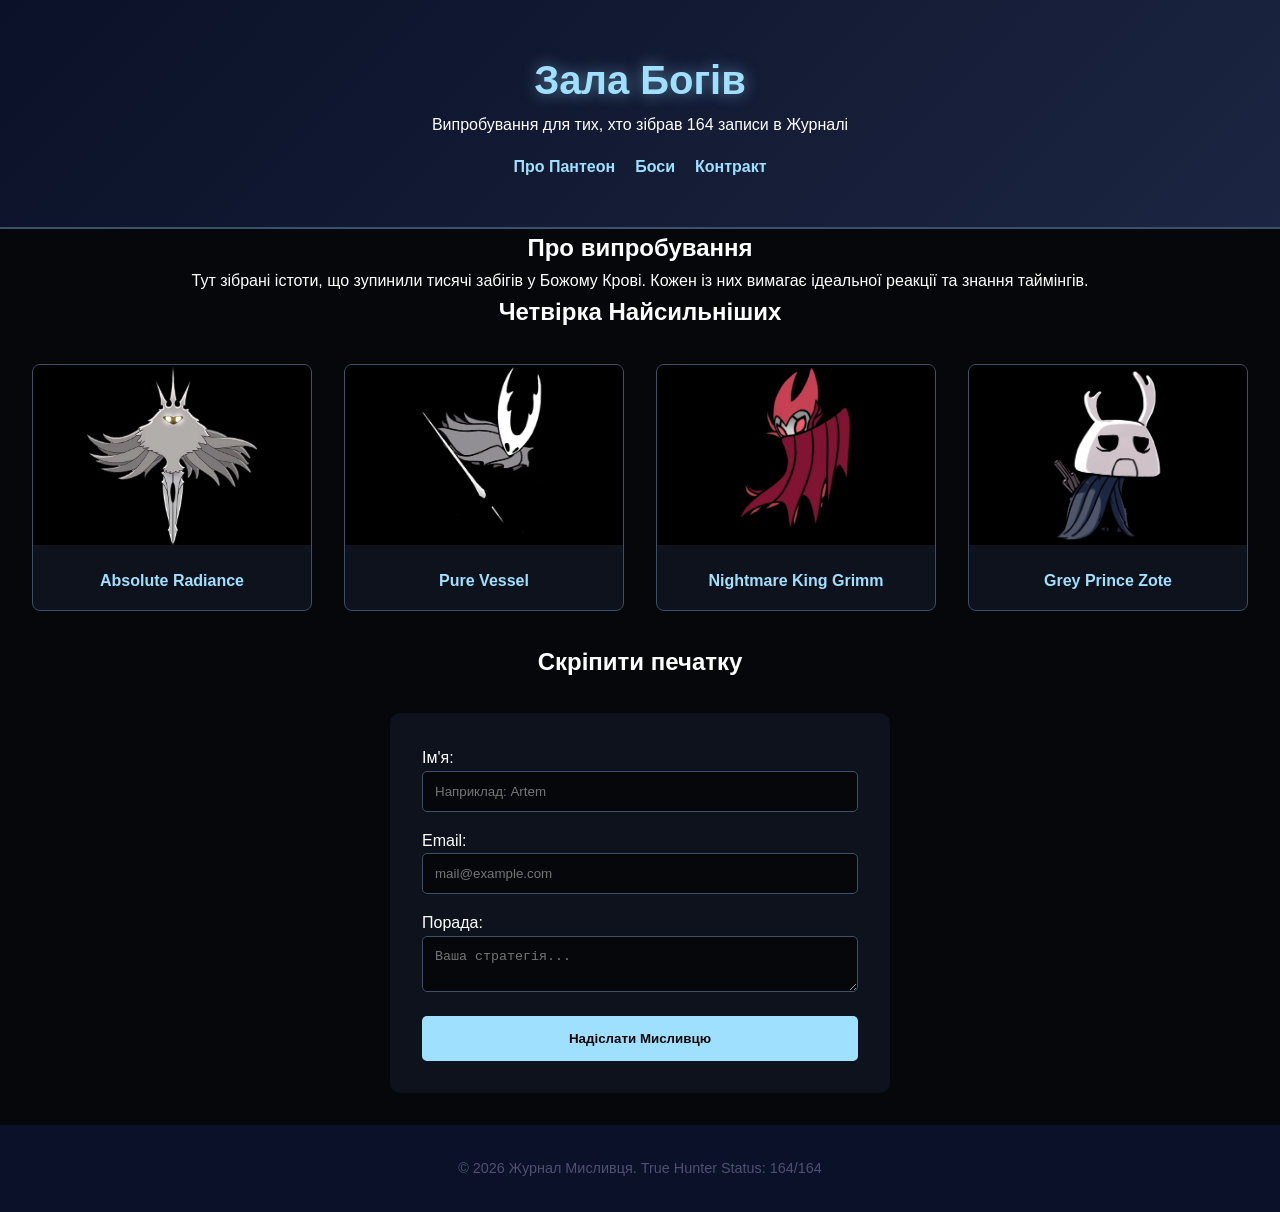
<file: Index.html>
<!DOCTYPE html>
<html lang="uk">
<head>
    <meta charset="UTF-8">
    <meta name="viewport" content="width=device-width, initial-scale=1.0">
    
    <title>Зала Богів — Найскладніші боси Hollow Knight</title>
    <meta name="description" content="Гайд по найскладнішим босам Hollow Knight: Absolute Radiance, Pure Vessel та інші. Стратегії перемоги для справжніх мисливців.">
    <meta name="keywords" content="Hollow Knight боси, Зала Богів, Absolute Radiance гайд, Hollow Knight українською">
    <meta name="author" content="Artem Hunter">

    <meta property="og:title" content="Зала Богів — Топ найскладніших босів">
    <meta property="og:description" content="Чи зможеш ти здолати Absolute Radiance? Перевір свій статус мисливця.">
    <meta property="og:type" content="website">
    <meta property="og:image" content="Hk_radiance.webp"> 
    <link rel="stylesheet" href="styles.css">
    <!-- Google tag (gtag.js) -->
<script async src="https://www.googletagmanager.com/gtag/js?id=G-CHZD44BL29"></script>
<script>
  window.dataLayer = window.dataLayer || [];
  function gtag(){dataLayer.push(arguments);}
  gtag('js', new Date());

  gtag('config', 'G-CHZD44BL29');
</script>
</head>
<body>

    <header class="header">
        <h1 class="header__title">Зала Богів</h1>
        <p class="header__subtitle">Випробування для тих, хто зібрав 164 записи в Журналі</p>
        <nav class="nav">
            <ul class="nav__list">
                <li><a href="#about" class="nav__link">Про Пантеон</a></li>
                <li><a href="#gallery" class="nav__link">Боси</a></li>
                <li><a href="#contact" class="nav__link">Контракт</a></li>
            </ul>
        </nav>
    </header>
    
    <main class="main">
        <article id="about" class="section">
            <h2 class="section__title">Про випробування</h2>
            <p class="section__text">Тут зібрані істоти, що зупинили тисячі забігів у Божому Крові. Кожен із них вимагає ідеальної реакції та знання таймінгів.</p>
        </article>
        
        <section id="gallery" class="section">
            <h2 class="section__title">Четвірка Найсильніших</h2>
            <div class="grid">
                <figure class="boss-card">
                    <img src="Hk_radiance.webp" alt="Бос Absolute Radiance у Залі Богів" loading="lazy">
                    <figcaption>Absolute Radiance</figcaption>
                </figure>
                <figure class="boss-card">
                    <img src="B_Pure_Vessel.webp" alt="Бос Pure Vessel, чиста форма Лицаря" loading="lazy">
                    <figcaption>Pure Vessel</figcaption>
                </figure>
                <figure class="boss-card">
                    <img src="Nightmare_king.webp" alt="Nightmare King Grimm у вогняному стилі" loading="lazy">
                    <figcaption>Nightmare King Grimm</figcaption>
                </figure>
                <figure class="boss-card">
                    <img src="3F3F3F3F3F.webp" alt="Grey Prince Zote - могутній лицар" loading="lazy">
                    <figcaption>Grey Prince Zote</figcaption>
                </figure>
            </div>
        </section>
        
        <section id="contact" class="section">
            <h2 class="section__title">Скріпити печатку</h2>
            <form action="#" method="post" class="form">
                <label for="name">Ім'я:</label>
                <input type="text" id="name" name="name" placeholder="Наприклад: Artem" required>
                
                <label for="email">Email:</label>
                <input type="email" id="email" name="email" placeholder="mail@example.com" required>
                
                <label for="message">Порада:</label>
                <textarea id="message" name="message" placeholder="Ваша стратегія..." required></textarea>
                
                <button type="submit" class="btn">Надіслати Мисливцю</button>
            </form>
        </section>
    </main>
    
    <footer class="footer">
        <p>© 2026 Журнал Мисливця. True Hunter Status: 164/164</p>
    </footer>

</body>
</html>
</file>
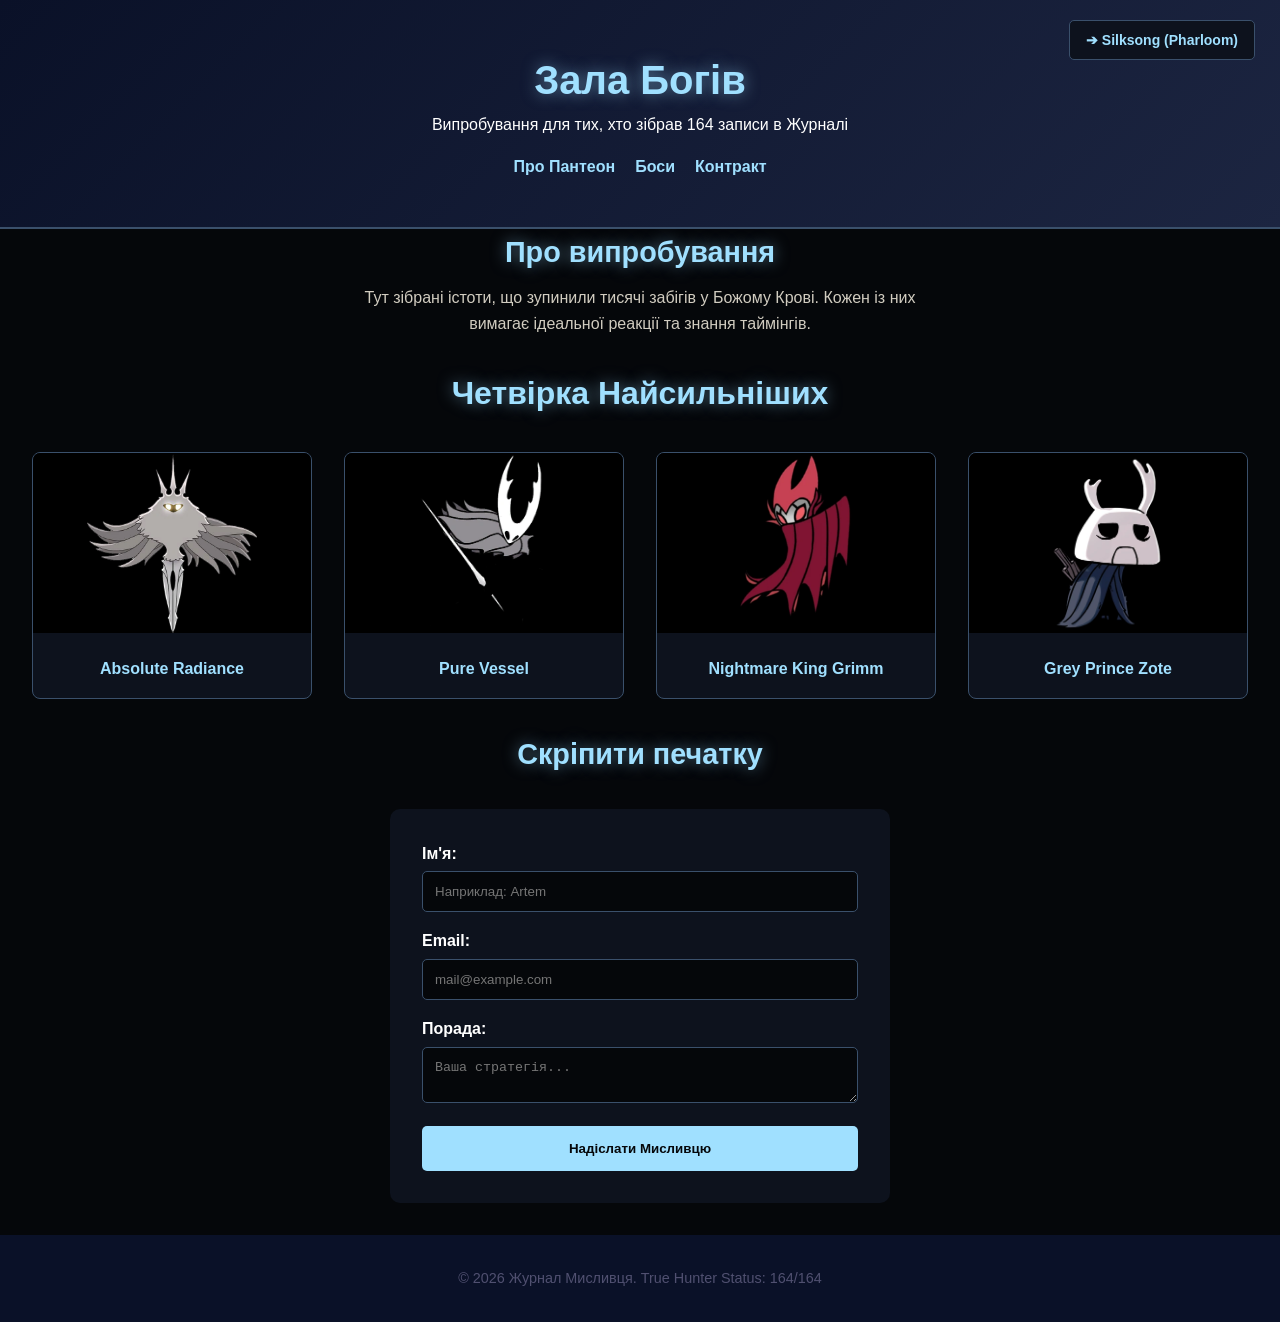
<file: index.html>
<!DOCTYPE html>
<html lang="uk">
<head>
    <meta charset="UTF-8">
    <meta name="viewport" content="width=device-width, initial-scale=1.0">
    
    <title>Зала Богів — Найскладніші боси Hollow Knight</title>
    <meta name="description" content="Гайд по найскладнішим босам Hollow Knight: Absolute Radiance, Pure Vessel та інші. Стратегії перемоги для справжніх мисливців.">
    <meta name="keywords" content="Hollow Knight боси, Зала Богів, Absolute Radiance гайд, Hollow Knight українською">
    <meta name="author" content="Artem Hunter">

    <meta property="og:title" content="Зала Богів — Топ найскладніших босів">
    <meta property="og:description" content="Чи зможеш ти здолати Absolute Radiance? Перевір свій статус мисливця.">
    <meta property="og:type" content="website">
    <meta property="og:image" content="Hk_radiance.webp"> 
    
    <link rel="stylesheet" href="hk.css">

    <script async src="https://www.googletagmanager.com/gtag/js?id=G-CHZD44BL29"></script>
    <script>
      window.dataLayer = window.dataLayer || [];
      function gtag(){dataLayer.push(arguments);}
      gtag('js', new Date());

      gtag('config', 'G-CHZD44BL29');
    </script>
</head>
<body>

    <header class="header">
        <div class="header-bridge">
            <a href="https://arteha228.github.io/HKS/" class="bridge-btn" target="_blank">
    ➔ Silksong (Pharloom)
</a>
        </div>

        <h1 class="header__title">Зала Богів</h1>
        <p class="header__subtitle">Випробування для тих, хто зібрав 164 записи в Журналі</p>
        
        <nav class="nav">
            <ul class="nav__list">
                <li><a href="#about" class="nav__link">Про Пантеон</a></li>
                <li><a href="#gallery" class="nav__link">Боси</a></li>
                <li><a href="#contact" class="nav__link">Контракт</a></li>
            </ul>
        </nav>
    </header>
    
    <main class="main">
        <article id="about" class="section">
            <h2 class="header__title section-heading-custom">Про випробування</h2>
            <p class="section__text text-custom">Тут зібрані істоти, що зупинили тисячі забігів у Божому Крові. Кожен із них вимагає ідеальної реакції та знання таймінгів.</p>
        </article>
        
        <section id="gallery" class="section">
            <h2 class="header__title section-heading-gallery">Четвірка Найсильніших</h2>
            <div class="grid">
                <figure class="boss-card">
                    <img src="Hk_radiance.webp" alt="Бос Absolute Radiance у Залі Богів" loading="lazy">
                    <figcaption>Absolute Radiance</figcaption>
                </figure>
                <figure class="boss-card">
                    <img src="B_Pure_Vessel.webp" alt="Бос Pure Vessel, чиста форма Лицаря" loading="lazy">
                    <figcaption>Pure Vessel</figcaption>
                </figure>
                <figure class="boss-card">
                    <img src="Nightmare_king.webp" alt="Nightmare King Grimm у вогняному стилі" loading="lazy">
                    <figcaption>Nightmare King Grimm</figcaption>
                </figure>
                <figure class="boss-card">
                    <img src="3F3F3F3F3F.webp" alt="Grey Prince Zote - могутній лицар" loading="lazy">
                    <figcaption>Grey Prince Zote</figcaption>
                </figure>
            </div>
        </section>
        
        <section id="contact" class="section">
            <h2 class="header__title section-heading-custom">Скріпити печатку</h2>
            <form action="#" method="post" class="form">
                <label for="name" class="form-label">Ім'я:</label>
                <input type="text" id="name" name="name" placeholder="Наприклад: Artem" required>
                
                <label for="email" class="form-label">Email:</label>
                <input type="email" id="email" name="email" placeholder="mail@example.com" required>
                
                <label for="message" class="form-label">Порада:</label>
                <textarea id="message" name="message" placeholder="Ваша стратегія..." required></textarea>
                
                <button type="submit" class="btn">Надіслати Мисливцю</button>
            </form>
        </section>
    </main>
    
    <footer class="footer">
        <p>© 2026 Журнал Мисливця. True Hunter Status: 164/164</p>
    </footer>

</body>
</html>
</file>
<file: styles.css>
* {
    margin: 0;
    padding: 0;
    box-sizing: border-box;
}

body {
    font-family: 'Segoe UI', sans-serif;
    background-color: #05070a;
    color: #ffffff;
    line-height: 1.6;
    text-align: center;
}

.header {
    background: linear-gradient(135deg, #0a1128 0%, #1c2541 100%);
    padding: 3rem 1rem;
    border-bottom: 2px solid #3a506b;
    position: relative; /* Необхідно для позиціонування кнопки у правому кутку */
}

/* Стилі для фіксації кнопки-перехідника у верхньому правому кутку */
.header-bridge {
    position: absolute;
    top: 20px;
    right: 25px;
    z-index: 10;
}

.bridge-btn {
    color: #a0e0ff;
    border: 1px solid #3a506b;
    background-color: #0d121d;
    padding: 8px 16px;
    border-radius: 5px;
    text-decoration: none;
    font-size: 14px;
    font-weight: bold;
    transition: all 0.3s ease;
    display: inline-block;
}

.bridge-btn:hover {
    background-color: #1c2541;
    color: #ffffff;
    border-color: #a0e0ff;
    box-shadow: 0 0 10px rgba(160, 224, 255, 0.4);
}

.header__title {
    font-size: 2.5rem;
    color: #a0e0ff;
    text-shadow: 0 0 15px rgba(160, 224, 255, 0.5);
}

/* Допоміжні класи для кастомних відступів та заголовків */
.section-heading-custom {
    font-size: 1.8rem;
    margin-bottom: 10px;
}

.section-heading-gallery {
    font-size: 2rem;
    margin-top: 2rem;
}

.text-custom {
    color: #d1ccc0;
    max-width: 600px;
    margin: 0 auto;
}

.form-label {
    display: block;
    margin-bottom: 5px;
    font-weight: bold;
}

.nav__list {
    display: flex;
    justify-content: center;
    list-style: none;
    margin-top: 1rem;
    gap: 20px;
}

.nav__link {
    color: #a0e0ff;
    text-decoration: none;
    font-weight: bold;
    border-bottom: 1px solid transparent;
    transition: 0.3s;
}

.nav__link:hover {
    color: #ffffff;
    border-bottom: 1px solid #a0e0ff;
}

.grid {
    display: flex;
    justify-content: center;
    flex-wrap: wrap;
    gap: 2rem;
    padding: 2rem;
}

.boss-card {
    background: #0d121d;
    border: 1px solid #3a506b;
    border-radius: 8px;
    overflow: hidden;
    transition: transform 0.3s, box-shadow 0.3s;
    width: 280px;
}

.boss-card:hover {
    transform: translateY(-10px);
    box-shadow: 0 10px 20px rgba(160, 224, 255, 0.2);
}

.boss-card img {
    width: 100%;
    height: 180px;
    object-fit: contain; 
    background-color: #000;
}

.boss-card figcaption {
    padding: 1rem;
    font-weight: bold;
    color: #a0e0ff;
}

.form {
    background: #0d121d;
    padding: 2rem;
    max-width: 500px;
    margin: 2rem auto;
    border-radius: 10px;
    text-align: left;
}

.form input, .form textarea {
    width: 100%;
    padding: 12px;
    margin-bottom: 1rem;
    background: #05070a;
    border: 1px solid #3a506b;
    color: #fff;
    border-radius: 5px;
}

.btn {
    background: #a0e0ff;
    color: #05070a;
    border: none;
    padding: 15px 30px;
    font-weight: bold;
    cursor: pointer;
    width: 100%;
    border-radius: 5px;
}

.btn:hover {
    background: #ffffff;
}

.footer {
    padding: 2rem;
    background: #0a1128;
    color: #505070;
    font-size: 0.9rem;
}
</file>
<file: hk.css>
* {
    margin: 0;
    padding: 0;
    box-sizing: border-box;
}

body {
    font-family: 'Segoe UI', sans-serif;
    background-color: #05070a;
    color: #ffffff;
    line-height: 1.6;
    text-align: center;
}

.header {
    background: linear-gradient(135deg, #0a1128 0%, #1c2541 100%);
    padding: 3rem 1rem;
    border-bottom: 2px solid #3a506b;
    position: relative; 
}


.header-bridge {
    position: absolute;
    top: 20px;
    right: 25px;
    z-index: 9999; 
}

.bridge-btn {
    position: relative;
    z-index: 10000;
    color: #a0e0ff;
    border: 1px solid #3a506b;
    background-color: #0d121d;
    padding: 8px 16px;
    border-radius: 5px;
    text-decoration: none;
    font-size: 14px;
    font-weight: bold;
    transition: all 0.3s ease;
    display: inline-block;
    pointer-events: auto; 
    cursor: pointer;      
}

.bridge-btn:hover {
    background-color: #1c2541;
    color: #ffffff;
    border-color: #a0e0ff;
    box-shadow: 0 0 10px rgba(160, 224, 255, 0.4);
}

.header__title {
    font-size: 2.5rem;
    color: #a0e0ff;
    text-shadow: 0 0 15px rgba(160, 224, 255, 0.5);
}


.section-heading-custom {
    font-size: 1.8rem;
    margin-bottom: 10px;
}

.section-heading-gallery {
    font-size: 2rem;
    margin-top: 2rem;
}

.text-custom {
    color: #d1ccc0;
    max-width: 600px;
    margin: 0 auto;
}

.form-label {
    display: block;
    margin-bottom: 5px;
    font-weight: bold;
}

.nav__list {
    display: flex;
    justify-content: center;
    list-style: none;
    margin-top: 1rem;
    gap: 20px;
}

.nav__link {
    color: #a0e0ff;
    text-decoration: none;
    font-weight: bold;
    border-bottom: 1px solid transparent;
    transition: 0.3s;
}

.nav__link:hover {
    color: #ffffff;
    border-bottom: 1px solid #a0e0ff;
}

.grid {
    display: flex;
    justify-content: center;
    flex-wrap: wrap;
    gap: 2rem;
    padding: 2rem;
}

.boss-card {
    background: #0d121d;
    border: 1px solid #3a506b;
    border-radius: 8px;
    overflow: hidden;
    transition: transform 0.3s, box-shadow 0.3s;
    width: 280px;
}

.boss-card:hover {
    transform: translateY(-10px);
    box-shadow: 0 10px 20px rgba(160, 224, 255, 0.2);
}

.boss-card img {
    width: 100%;
    height: 180px;
    object-fit: contain; 
    background-color: #000;
}

.boss-card figcaption {
    padding: 1rem;
    font-weight: bold;
    color: #a0e0ff;
}

.form {
    background: #0d121d;
    padding: 2rem;
    max-width: 500px;
    margin: 2rem auto;
    border-radius: 10px;
    text-align: left;
}

.form input, .form textarea {
    width: 100%;
    padding: 12px;
    margin-bottom: 1rem;
    background: #05070a;
    border: 1px solid #3a506b;
    color: #fff;
    border-radius: 5px;
}

.btn {
    background: #a0e0ff;
    color: #05070a;
    border: none;
    padding: 15px 30px;
    font-weight: bold;
    cursor: pointer;
    width: 100%;
    border-radius: 5px;
}

.btn:hover {
    background: #ffffff;
}

.footer {
    padding: 2rem;
    background: #0a1128;
    color: #505070;
    font-size: 0.9rem;
}
</file>
